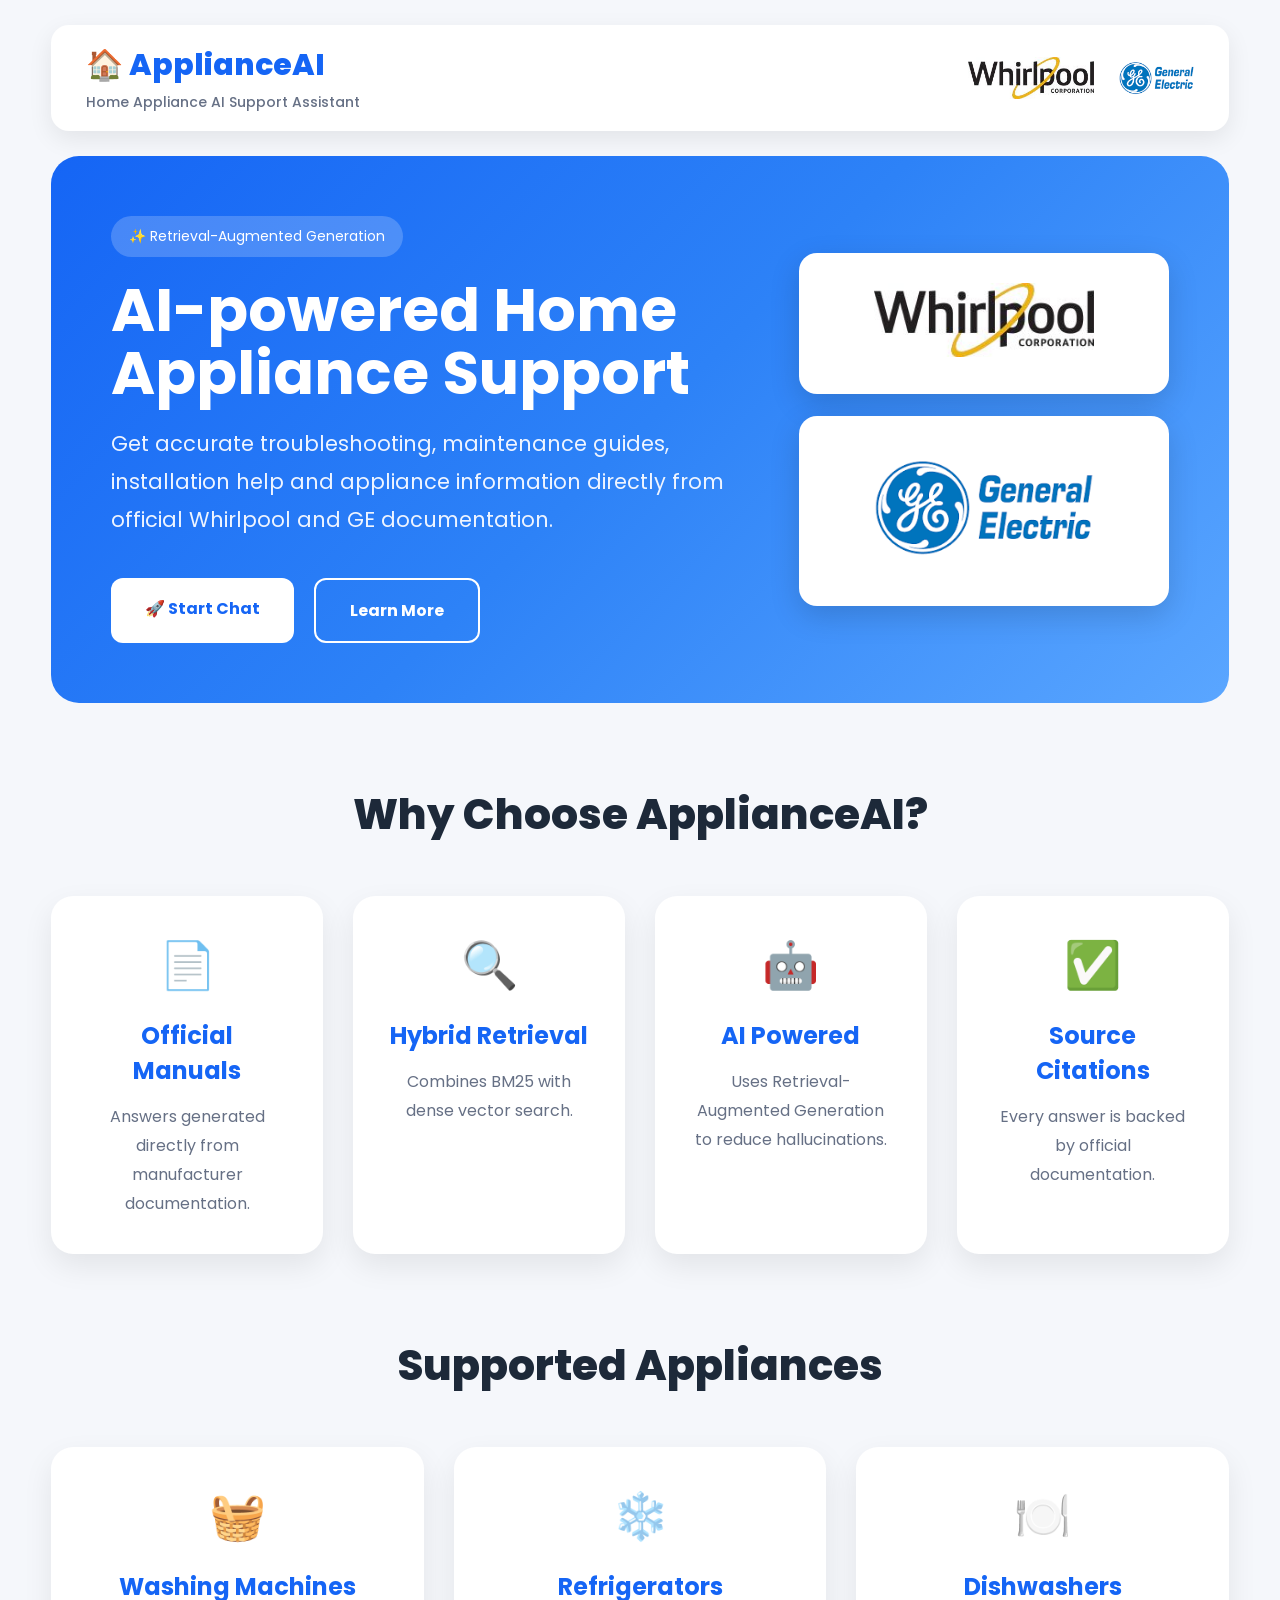
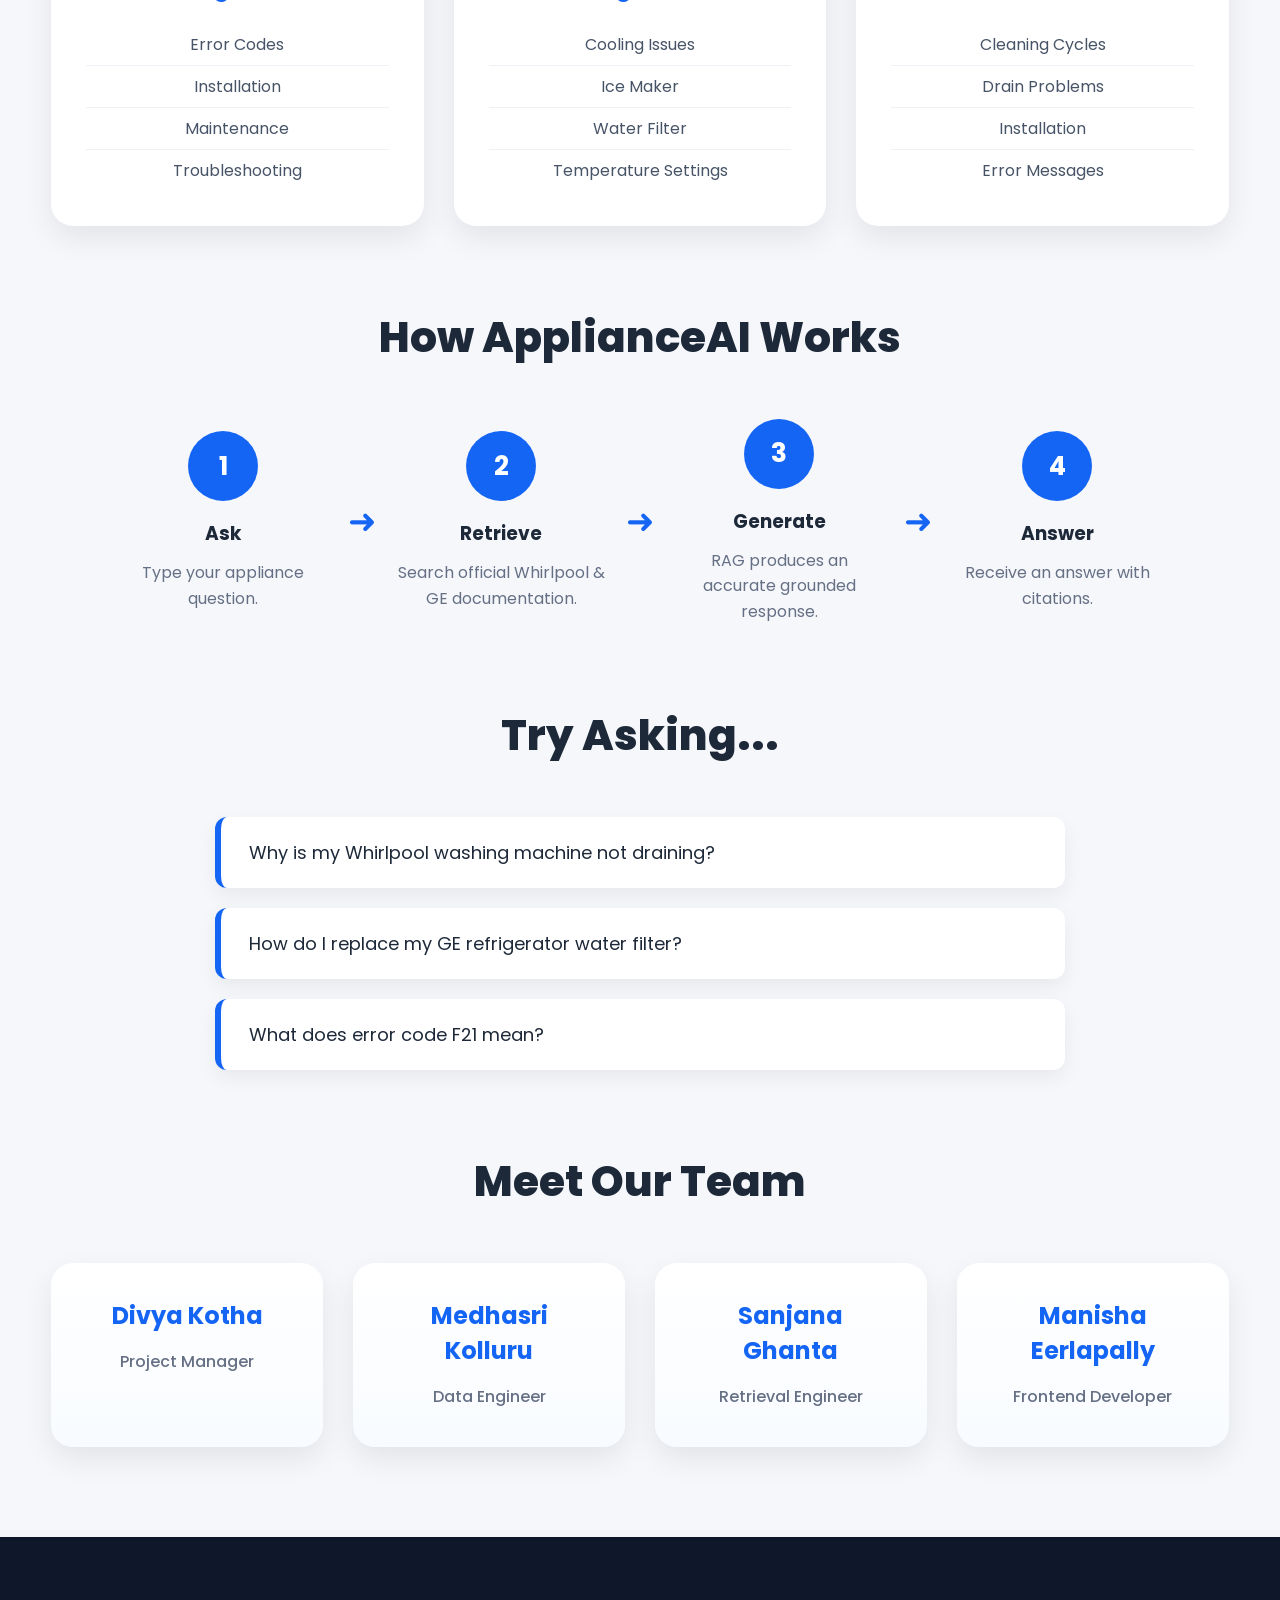
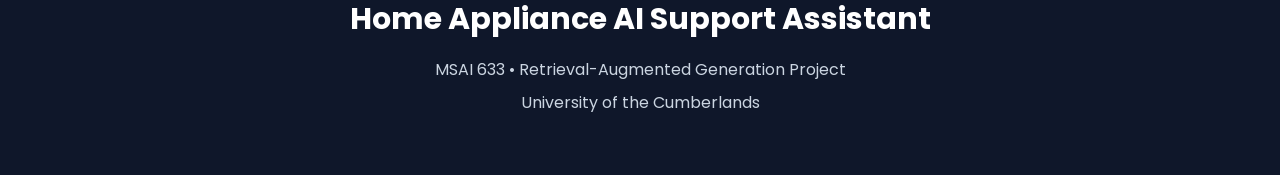
<file: landing/index.html>
<!DOCTYPE html>
<html lang="en">

<head>

<meta charset="UTF-8">
<meta name="viewport" content="width=device-width, initial-scale=1.0">

<title>Home Appliance AI Support Assistant</title>

<link rel="stylesheet" href="style.css">

<link rel="preconnect" href="https://fonts.googleapis.com">

<link rel="preconnect" href="https://fonts.gstatic.com" crossorigin>

<link href="https://fonts.googleapis.com/css2?family=Poppins:wght@300;400;500;600;700;800&display=swap" rel="stylesheet">

</head>

<body>

<!-- ================= NAVBAR ================= -->

<nav>

<div class="logo">

🏠 ApplianceAI

<span>

Home Appliance AI Support Assistant

</span>

</div>

<div class="brands">

<img src="assets/Whirlpool.jpg" alt="Whirlpool">

<img src="assets/GE.png" alt="GE">

</div>

</nav>

<!-- ================= HERO ================= -->

<section class="hero">

<div class="hero-left">

<div class="tag">

✨ Retrieval-Augmented Generation

</div>

<h1>

AI-powered Home Appliance Support

</h1>

<p>

Get accurate troubleshooting, maintenance guides,
installation help and appliance information directly from
official Whirlpool and GE documentation.

</p>

<div class="buttons">

<a href="http://localhost:8501" class="primary">

🚀 Start Chat

</a>

<a href="#features" class="secondary">

Learn More

</a>

</div>

</div>

<div class="hero-right">

<div class="brand-box">

<img src="assets/Whirlpool.jpg">

</div>

<div class="brand-box">

<img src="assets/GE.png">

</div>

</div>

</section>

<!-- ================= FEATURES ================= -->

<section id="features">

<h2>

Why Choose ApplianceAI?

</h2>

<div class="cards">

<div class="card">

<div class="icon">

📄

</div>

<h3>

Official Manuals

</h3>

<p>

Answers generated directly from
manufacturer documentation.

</p>

</div>

<div class="card">

<div class="icon">

🔍

</div>

<h3>

Hybrid Retrieval

</h3>

<p>

Combines BM25 with dense vector search.

</p>

</div>

<div class="card">

<div class="icon">

🤖

</div>

<h3>

AI Powered

</h3>

<p>

Uses Retrieval-Augmented Generation
to reduce hallucinations.

</p>

</div>

<div class="card">

<div class="icon">

✅

</div>

<h3>

Source Citations

</h3>

<p>

Every answer is backed by official
documentation.

</p>

</div>

</div>

</section>
<!-- ================= APPLIANCES ================= -->

<section class="appliances">

<h2>

Supported Appliances

</h2>

<div class="cards">

<div class="card appliance">

<div class="icon">

🧺

</div>

<h3>

Washing Machines

</h3>

<ul>

<li>Error Codes</li>

<li>Installation</li>

<li>Maintenance</li>

<li>Troubleshooting</li>

</ul>

</div>

<div class="card appliance">

<div class="icon">

❄️

</div>

<h3>

Refrigerators

</h3>

<ul>

<li>Cooling Issues</li>

<li>Ice Maker</li>

<li>Water Filter</li>

<li>Temperature Settings</li>

</ul>

</div>

<div class="card appliance">

<div class="icon">

🍽️

</div>

<h3>

Dishwashers

</h3>

<ul>

<li>Cleaning Cycles</li>

<li>Drain Problems</li>

<li>Installation</li>

<li>Error Messages</li>

</ul>

</div>

</div>

</section>

<!-- ================= HOW IT WORKS ================= -->

<section class="workflow">

<h2>

How ApplianceAI Works

</h2>

<div class="flow">

<div class="step">

<div class="step-circle">

1

</div>

<h3>

Ask

</h3>

<p>

Type your appliance question.

</p>

</div>

<div class="arrow">

➜

</div>

<div class="step">

<div class="step-circle">

2

</div>

<h3>

Retrieve

</h3>

<p>

Search official Whirlpool & GE documentation.

</p>

</div>

<div class="arrow">

➜

</div>

<div class="step">

<div class="step-circle">

3

</div>

<h3>

Generate

</h3>

<p>

RAG produces an accurate grounded response.

</p>

</div>

<div class="arrow">

➜

</div>

<div class="step">

<div class="step-circle">

4

</div>

<h3>

Answer

</h3>

<p>

Receive an answer with citations.

</p>

</div>

</div>

</section>

<!-- ================= SAMPLE QUESTIONS ================= -->

<section class="questions">

<h2>

Try Asking...

</h2>

<div class="question-box">

Why is my Whirlpool washing machine not draining?

</div>

<div class="question-box">

How do I replace my GE refrigerator water filter?

</div>

<div class="question-box">

What does error code F21 mean?

</div>

</section>

<!-- ================= TEAM ================= -->

<section class="team">

<h2>

Meet Our Team

</h2>

<div class="cards">

<div class="card">

<h3>Divya Kotha</h3>

<p>Project Manager</p>

</div>

<div class="card">

<h3>Medhasri Kolluru</h3>

<p>Data Engineer</p>

</div>

<div class="card">

<h3>Sanjana Ghanta</h3>

<p>Retrieval Engineer</p>

</div>

<div class="card">

<h3>Manisha Eerlapally</h3>

<p>Frontend Developer</p>

</div>

</div>

</section>

<footer>

<div class="footer-content">

<h3>

Home Appliance AI Support Assistant

</h3>

<p>

MSAI 633 • Retrieval-Augmented Generation Project

</p>

<p>

University of the Cumberlands

</p>

</div>

</footer>

<script src="script.js"></script>

</body>

</html>
</file>
<file: landing/style.css>
/* ===========================
   GLOBAL
=========================== */

*{
    margin:0;
    padding:0;
    box-sizing:border-box;
    font-family:'Poppins',sans-serif;
}

html{
    scroll-behavior:smooth;
}

body{

    background:#F5F7FB;

    color:#1d2939;

}

/* ===========================
   NAVBAR
=========================== */

nav{

    width:92%;

    margin:25px auto;

    background:#ffffff;

    border-radius:18px;

    padding:18px 35px;

    display:flex;

    justify-content:space-between;

    align-items:center;

    box-shadow:0 8px 25px rgba(0,0,0,.08);

}

.logo{

    display:flex;

    flex-direction:column;

    font-size:30px;

    font-weight:800;

    color:#1565F5;

}

.logo span{

    font-size:14px;

    font-weight:500;

    color:#667085;

    margin-top:4px;

}

.brands{

    display:flex;

    gap:25px;

    align-items:center;

}

.brands img{

    height:42px;

    object-fit:contain;

}

/* ===========================
   HERO
=========================== */

.hero{

    width:92%;

    margin:auto;

    margin-top:20px;

    background:linear-gradient(
    135deg,
    #1565F5,
    #2D82F7,
    #5AA6FF
    );

    border-radius:28px;

    padding:60px;

    display:flex;

    justify-content:space-between;

    align-items:center;

    color:white;

}

.hero-left{

    width:58%;

}

.tag{

    display:inline-block;

    background:rgba(255,255,255,.20);

    padding:10px 18px;

    border-radius:40px;

    font-size:14px;

    margin-bottom:22px;

}

.hero h1{

    font-size:60px;

    line-height:1.05;

    margin-bottom:20px;

}

.hero p{

    font-size:21px;

    line-height:1.8;

    color:#eef4ff;

    max-width:650px;

}

/* ===========================
   RIGHT SIDE
=========================== */

.hero-right{

    width:35%;

    display:flex;

    flex-direction:column;

    gap:22px;

}

.brand-box{

    background:white;

    border-radius:18px;

    padding:30px;

    text-align:center;

    box-shadow:0 10px 30px rgba(0,0,0,.15);

}

.brand-box img{

    width:220px;

    max-width:100%;

}

/* ===========================
   BUTTONS
=========================== */

.buttons{

    margin-top:40px;

    display:flex;

    gap:20px;

}

.primary{

    text-decoration:none;

    background:white;

    color:#1565F5;

    padding:18px 34px;

    border-radius:12px;

    font-weight:700;

    transition:.3s;

}

.primary:hover{

    transform:translateY(-5px);

}

.secondary{

    text-decoration:none;

    border:2px solid white;

    color:white;

    padding:18px 34px;

    border-radius:12px;

    font-weight:700;

    transition:.3s;

}

.secondary:hover{

    background:white;

    color:#1565F5;

}
/* ===========================
   COMMON SECTION
=========================== */

section{
    width:92%;
    margin:80px auto;
}

section h2{
    text-align:center;
    font-size:42px;
    font-weight:800;
    margin-bottom:50px;
    color:#1d2939;
}

/* ===========================
   CARDS
=========================== */

.cards{
    display:grid;
    grid-template-columns:repeat(auto-fit,minmax(260px,1fr));
    gap:30px;
}

.card{
    background:#fff;
    border-radius:22px;
    padding:35px;
    text-align:center;
    box-shadow:0 12px 30px rgba(0,0,0,.08);
    transition:.3s;
}

.card:hover{
    transform:translateY(-10px);
    box-shadow:0 18px 40px rgba(21,101,245,.18);
}

.card .icon{
    font-size:46px;
    margin-bottom:18px;
}

.card h3{
    font-size:24px;
    margin-bottom:15px;
    color:#1565F5;
}

.card p{
    color:#667085;
    line-height:1.8;
}

/* ===========================
   APPLIANCE LISTS
=========================== */

.appliance ul{
    list-style:none;
    margin-top:20px;
}

.appliance li{
    padding:8px 0;
    color:#475467;
    border-bottom:1px solid #eef2f7;
}

.appliance li:last-child{
    border:none;
}

/* ===========================
   WORKFLOW
=========================== */

.flow{
    display:flex;
    justify-content:center;
    align-items:center;
    gap:20px;
    flex-wrap:wrap;
}

.step{
    width:210px;
    text-align:center;
}

.step-circle{
    width:70px;
    height:70px;
    background:#1565F5;
    color:white;
    border-radius:50%;
    display:flex;
    justify-content:center;
    align-items:center;
    font-size:26px;
    font-weight:700;
    margin:0 auto 18px;
}

.step h3{
    margin-bottom:12px;
}

.step p{
    color:#667085;
    line-height:1.6;
}

.arrow{
    font-size:34px;
    color:#1565F5;
}

/* ===========================
   QUESTIONS
=========================== */

.question-box{
    background:white;
    padding:22px 28px;
    margin:20px auto;
    max-width:850px;
    border-left:6px solid #1565F5;
    border-radius:12px;
    box-shadow:0 8px 20px rgba(0,0,0,.06);
    font-size:18px;
    transition:.3s;
}

.question-box:hover{
    transform:translateX(8px);
}

/* ===========================
   TEAM
=========================== */

.team .card{
    background:linear-gradient(180deg,#ffffff,#f8fbff);
}

.team h3{
    color:#1565F5;
}

.team p{
    font-weight:500;
}

/* ===========================
   FOOTER
=========================== */

footer{
    margin-top:90px;
    background:#0f172a;
    color:white;
    text-align:center;
    padding:60px 20px;
}

.footer-content h3{
    font-size:30px;
    margin-bottom:15px;
}

.footer-content p{
    color:#cbd5e1;
    margin-top:8px;
}

/* ===========================
   RESPONSIVE
=========================== */

@media(max-width:1000px){

.hero{
    flex-direction:column;
    text-align:center;
    padding:50px 35px;
}

.hero-left,
.hero-right{
    width:100%;
}

.hero-right{
    margin-top:40px;
}

.hero h1{
    font-size:46px;
}

.buttons{
    justify-content:center;
    flex-wrap:wrap;
}

nav{
    flex-direction:column;
    gap:20px;
}

.flow{
    flex-direction:column;
}

.arrow{
    transform:rotate(90deg);
}

}

@media(max-width:650px){

.hero{
    padding:40px 25px;
}

.hero h1{
    font-size:36px;
}

.hero p{
    font-size:17px;
}

section h2{
    font-size:30px;
}

.logo{
    font-size:24px;
}

.logo span{
    text-align:center;
}

.brands{
    gap:15px;
}

.brands img{
    height:34px;
}

.primary,
.secondary{
    width:100%;
    text-align:center;
}

}
/* ===========================
   SCROLL ANIMATIONS
=========================== */

.hidden{
    opacity:0;
    transform:translateY(40px);
    transition:all .8s ease;
}

.show{
    opacity:1;
    transform:translateY(0);
}
</file>
